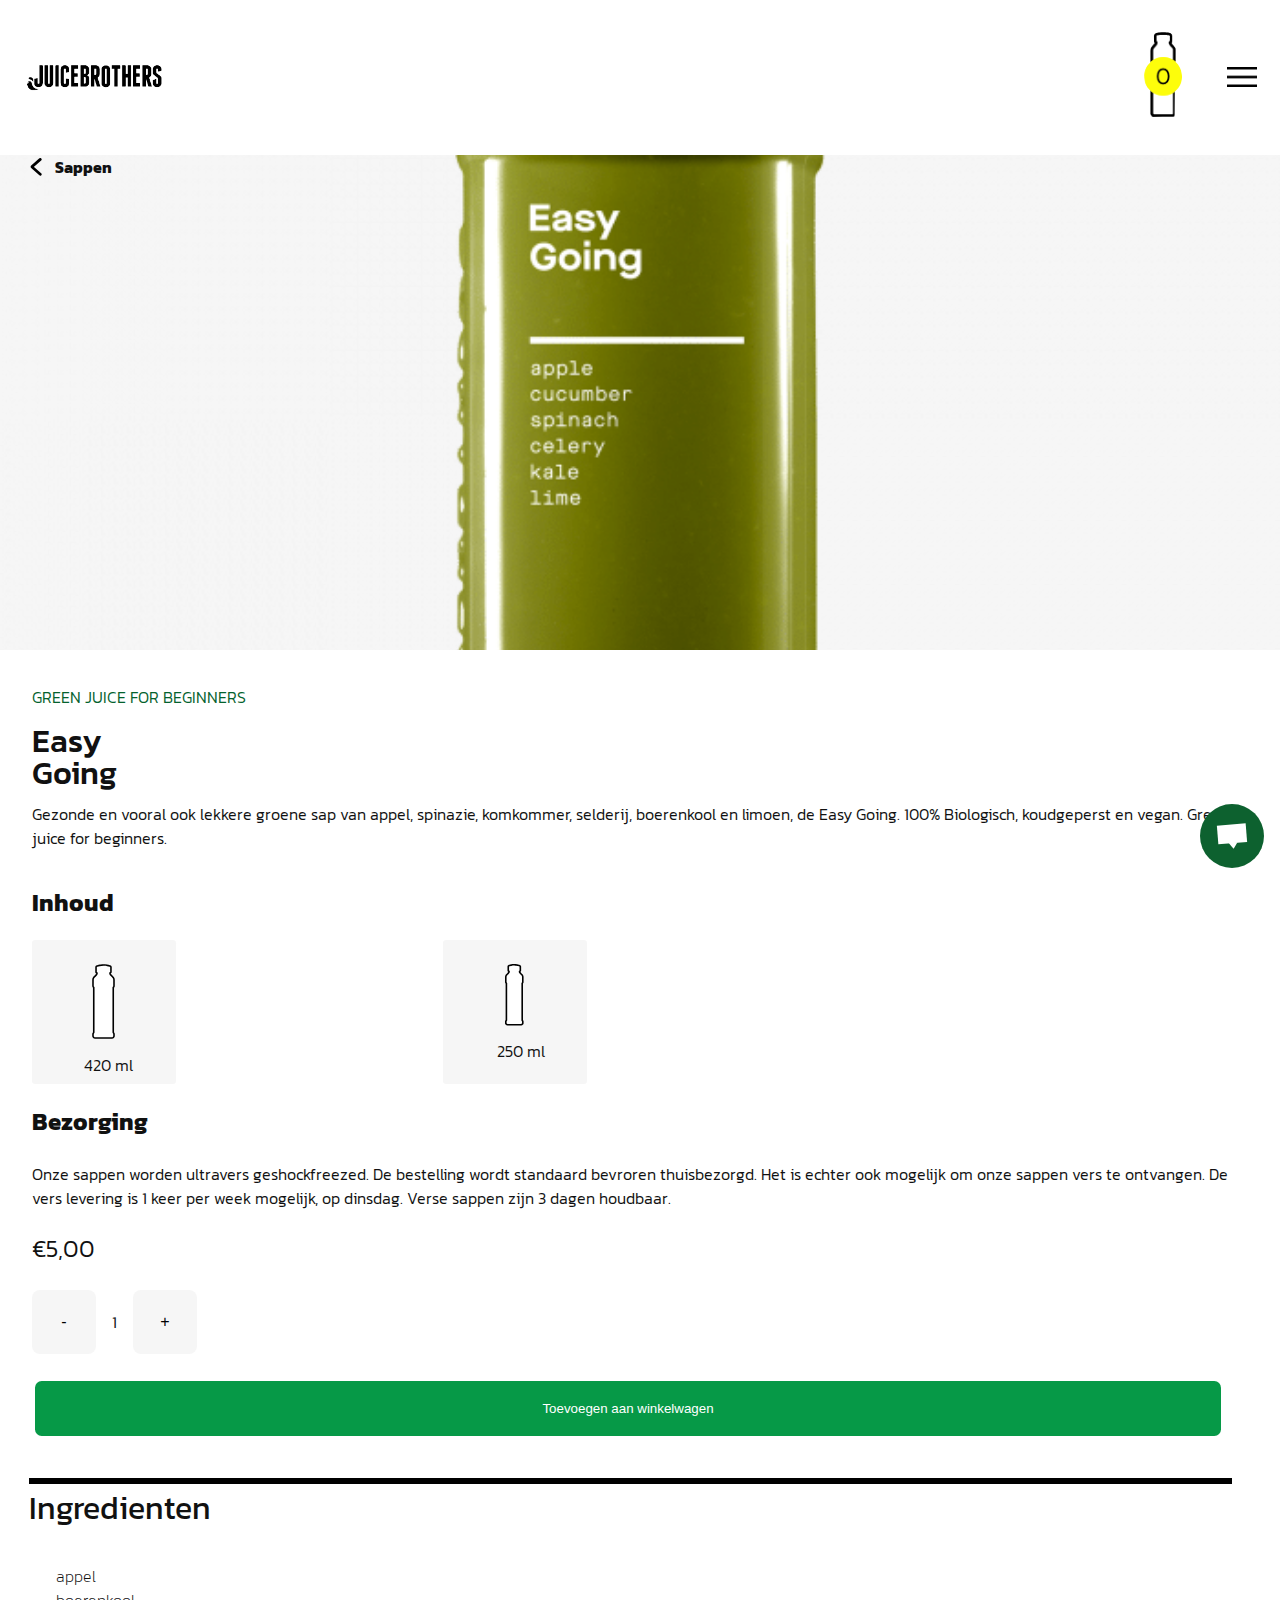
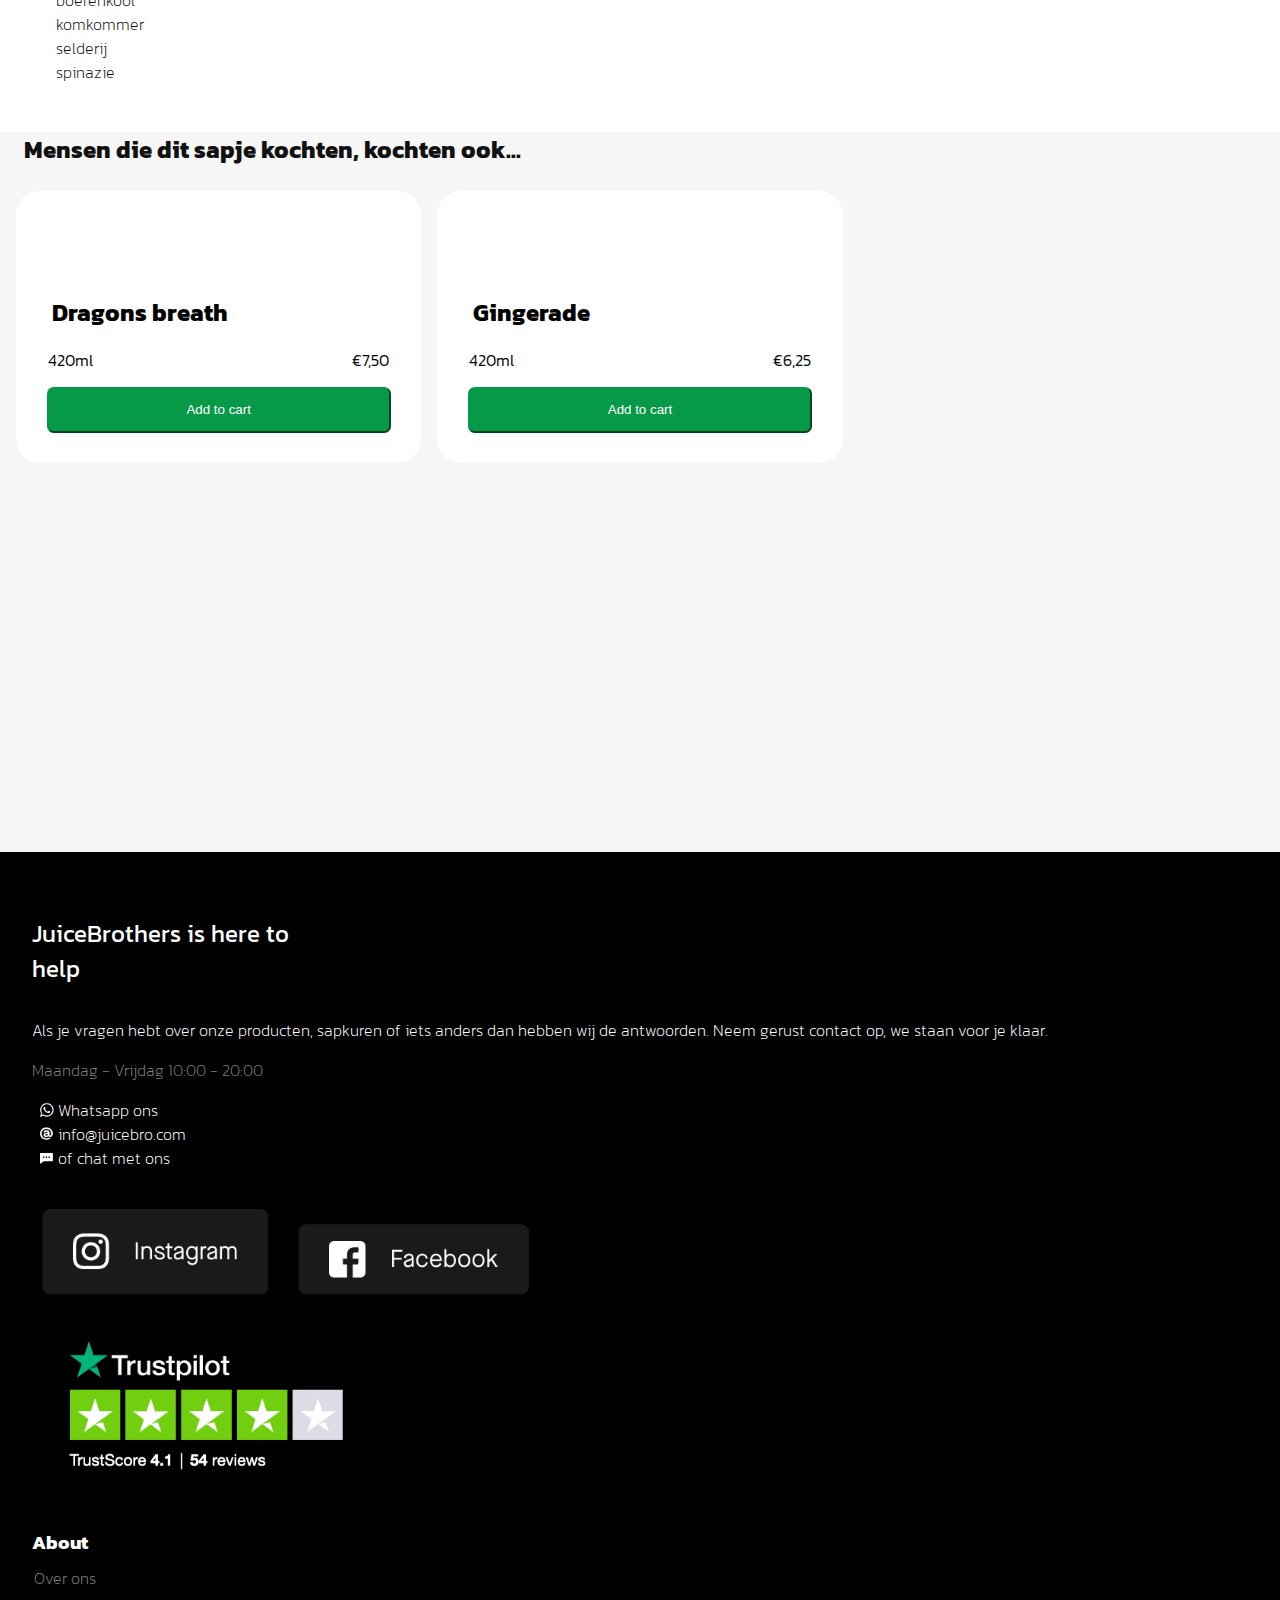
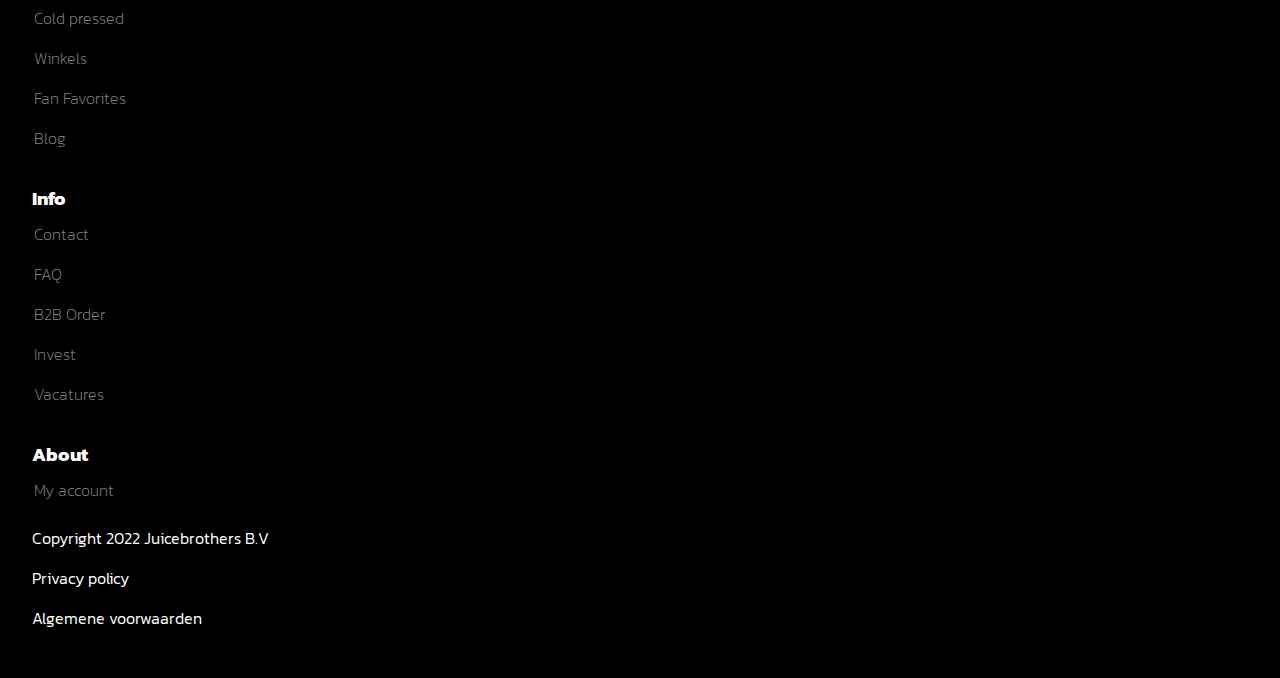
<file: productpagina.html>
<!DOCTYPE html>
<html lang="nl">

<head>
    <meta charset="UTF-8">
    <meta name="author" content="Ian Hoogenboom">
    <meta name="viewport" content="width=device-width, initial-scale=1">

    <title>Productpagina</title>

    <link href="styles/styletwo.css" rel="stylesheet">
    <link rel="icon" type="image/svg+xml" href="images/favicon.svg">
    <link rel="preconnect" href="https://fonts.googleapis.com">
    <link rel="preconnect" href="https://fonts.gstatic.com" crossorigin>
    <link href="https://fonts.googleapis.com/css2?family=Kanit:ital,wght@0,100;0,200;0,300;0,400;0,500;1,100;1,200;1,300;1,400;1,500&display=swap" rel="stylesheet">
</head>


<body>

    <header>
<h1 class="visually-hidden">Welkom op de productpagina van de juice brothers sap easy going</h1>
        <nav>

            <img src="images/juicebrotherslogor.png" alt="Het logo van het bedrijf de juicebrothers.">
            <!-- <img src="images/svg/juicebrother.svg" alt=""> -->

            <ul>
                <li>
                    <img src="images/Asset%202.svg" alt="Icoontje van het winkelwagentje">
                </li>
                <li>
                    <button>menu</button>
                </li>
            </ul>
        </nav>

    </header>

    <main>
<img class="chat" src="images/chaticon.svg" alt="">
        <section>

            <a href="index.html">Sappen</a>

        </section>

        <section>

            <h1>Easy Going</h1>

            <p>Gezonde en vooral ook lekkere groene sap van appel, spinazie, komkommer, selderij, boerenkool en limoen, de Easy Going. 100% Biologisch, koudgeperst en vegan. Green juice for beginners.</p>

            <p>Green juice for beginners</p>

            <h2>Inhoud</h2>

            <div>
                <div>
                    <img src="images/420ml.svg" alt="Afbeelding van een flesje in een formaat van 420 milliliter">
                    <p>420 ml</p>
                </div>

                <div>
                    <img src="images/250ml.svg" alt="Afbeelding van een flesje in een formaat van 250 milliliter">
                    <p>250 ml</p>
                </div>
            </div>

            <h2>Bezorging</h2>

            <p>Onze sappen worden ultravers geshockfreezed. De bestelling wordt standaard bevroren thuisbezorgd. Het is echter ook mogelijk om onze sappen vers te ontvangen. De vers levering is 1 keer per week mogelijk, op dinsdag. Verse sappen zijn 3 dagen houdbaar.</p>

            <p>€5,00</p>

            <article>
               <button>-</button>
                <h3>1</h3>
                <button>+</button>
            </article>

            <button>Toevoegen aan winkelwagen</button>

            <h4>Ingredienten</h4>

            <ul>
                <li>appel</li>
                <li>boerenkool</li>
                <li>komkommer</li>
                <li>selderij</li>
                <li>spinazie</li>
            </ul>

        </section>

        <section>
            <h2>Mensen die dit sapje kochten, kochten ook...</h2>

            <ul>
                <li>
                    <h2>Dragons breath</h2>
                    <p>420ml</p>
                    <p>€7,50</p>
                    <button>Add to cart</button>
                </li>

                <li>
                    <h2>Gingerade</h2>
                    <p>420ml</p>
                    <p>€6,25</p>
                    <button>Add to cart</button>
                </li>
            </ul>
        </section>

    </main>

    <footer>

        <h4>JuiceBrothers is here to help</h4>

        <p>Als je vragen hebt over onze producten, sapkuren of iets anders dan hebben wij de antwoorden. Neem gerust contact op, we staan voor je klaar.</p>

        <p>Maandag - Vrijdag 10:00 - 20:00</p>

        <ul>
            <li>Whatsapp ons</li>
            <li>info@juicebro.com</li>
            <li>of chat met ons</li>
        </ul>


        <img src="images/instagramfacebook.png" alt="Link naar de instagram en facebook van juicebrothers">
        <img src="images/trustpilot.png" alt="Link naar de trustpilotreviews van juicebrothers">

        <h4>About</h4>

        <ul>
            <li>Over ons</li>
            <li>Cold pressed</li>
            <li>Winkels</li>
            <li>Fan Favorites</li>
            <li>Blog</li>
        </ul>

        <h4>Info</h4>

        <ul>
            <li>Contact</li>
            <li>FAQ</li>
            <li>B2B Order</li>
            <li>Invest</li>
            <li>Vacatures</li>
        </ul>

        <h4>About</h4>
        <ul>
            <li>My account</li>
        </ul>


        <p>Copyright 2022 Juicebrothers B.V</p>
        <p>Privacy policy</p>
        <p>Algemene voorwaarden</p>

    </footer>

    <script defer src="scripts/script.js"></script>

</body>

</html>
</file>
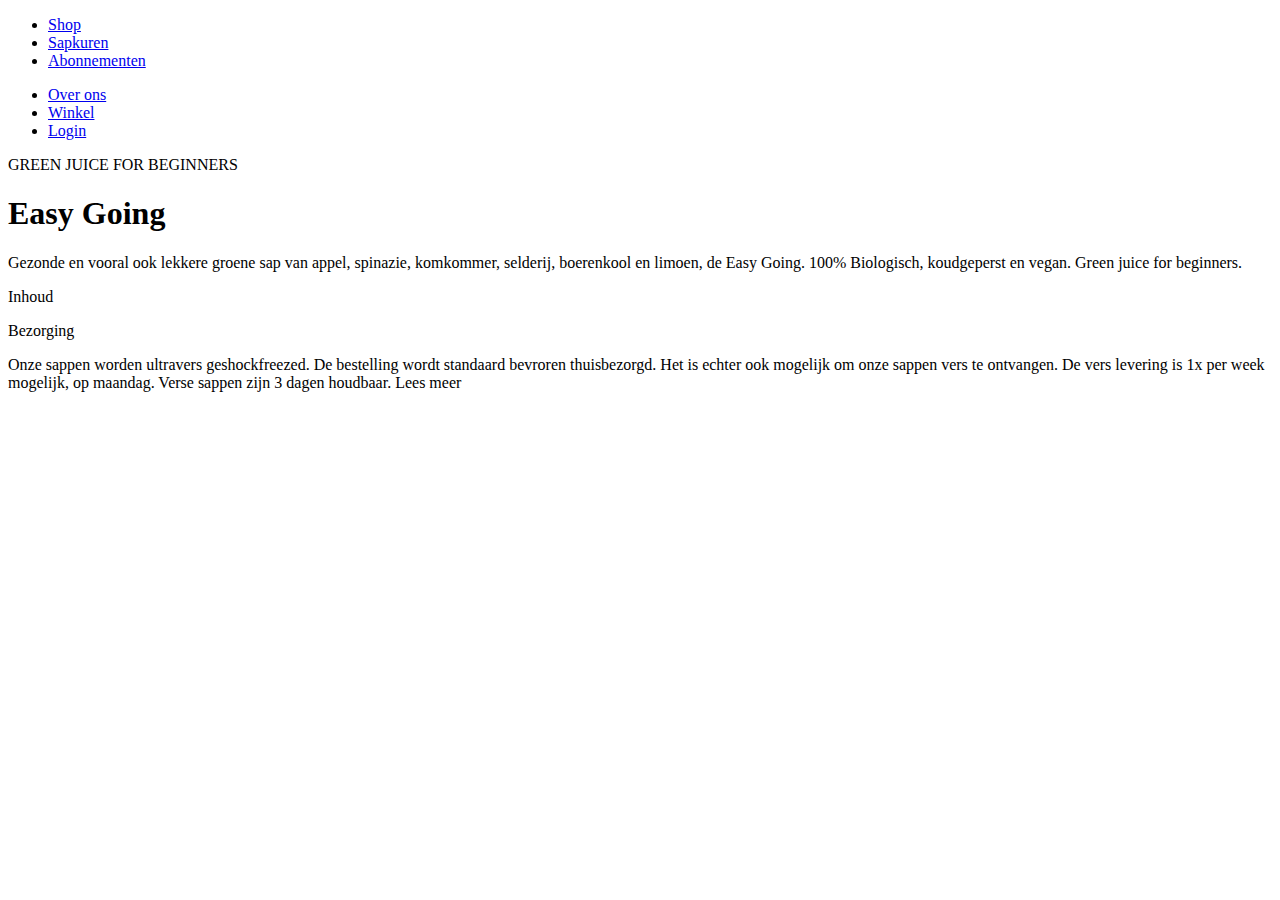
<file: basiswebsite/productpagina.html>
<!DOCTYPE html>
<html lang="nl">
<head>
    <meta charset="UTF-8">
    <title>Product pagina</title>
</head>


<body>
    <main>

        <header>

            <nav>
                <ul>
                    <li><a href="#">Shop</a></li>
                    <li><a href="#">Sapkuren</a></li>
                    <li><a href="#">Abonnementen</a></li>
                </ul>

                <ul>
                    <li><a href="#">Over ons</a></li>
                    <li><a href="#">Winkel</a></li>
                    <li><a href="#">Login</a></li>
                </ul>
            </nav>

        </header>

        <section>
            <p>GREEN JUICE FOR BEGINNERS</p>

            <h1>Easy Going</h1>

            <p>Gezonde en vooral ook lekkere groene sap van appel, spinazie, komkommer, selderij, boerenkool en limoen, de Easy Going. 100% Biologisch, koudgeperst en vegan. Green juice for beginners.</p>

            <p>Inhoud</p>

            <p>Bezorging</p>

            <p>Onze sappen worden ultravers geshockfreezed. De bestelling wordt standaard bevroren thuisbezorgd. Het is echter ook mogelijk om onze sappen vers te ontvangen. De vers levering is 1x per week mogelijk, op maandag. Verse sappen zijn 3 dagen houdbaar. Lees meer</p>




        </section>

    </main>

</body></html>
</file>
<file: styles/styletwo.css>
/**************/
/* CSS REMEDY */
/**************/
*,
*::after,
*::before {
    box-sizing: border-box;
}

button,
summary {
    cursor: pointer;
}

/*********************/
/* CUSTOM PROPERTIES */
/*********************/
:root {

    /*    texts*/
    --color-text: #111;
    --color-text-black: #000000;
    --color-text-white: #FFFFFF;
    --color-text-yellow: #fdfd09;
    --color-text-green: #04622d;
    --color-text-orange: #fb7128;
    --color-text-grey: #808080;


    /*    backgrounds*/
    --color-background: #FFFFFF;
    --color-backgroundlightgrey: #F6F6F6;
    --color-background-sapkuur: #B8E2F2;
    --color-background-shockfreeze: #fdfd09;
    --color-background-shockfreezeblack: #000000;
    --color-background-abonnementen: #fb7128;
    --color-background-zoalsgezien: #e2b1a5;
    --color-background-fanfavoriteseva: #e2b1a5;
    --color-background-fanfavoritesvivian: #fb7128;
    --color-background-fanfavoritesjune: #b8e1f2;
    --color-background-footer: #000000;


    /*    buttons*/
    --color-buttonblack: #111;
    --color-buttonblack-text: #FFFFFF;

    --color-buttonwhite: #FFFFFF;
    --color-buttonwhite-text: #111;

    --color-buttongreen: #02401d;
    --color-buttongreen-text: #FFFFFF;

    --color-MenuButton: #ffffff00;

    --color-inputbutton-text: #525050;
    --accent-color: black;
}


@media (prefers-color-scheme:dark) {
    :root {
        --color-background:#333;
        --color-text:white;
        --color-backgroundlightgrey:grey;
        --color-text-green:#20ee7b;
        --accent-color: white;
        --color-text-black: black;
    }
    #5f5f5f
    img {
        filter:brightness(.75);
    }
}

body {
/*
    background-color:var(--bg);
    color:var(--clr);
*/
}

section:nth-of-type(2) p:nth-of-type(2) {
    text-transform: uppercase;
    order:-1;
    color: var(--color-text-green);
}

section:nth-of-type(3) li h2 {
    color: var(--color-text-black);
}

section:nth-of-type(3) li p {
    color: var(--color-text-black);
}


/*bron sanne: https://codepen.io/shooft/pen/oNdoPGr*/





/****************/
/****STYLING****/
/****************/

body {
    margin: 0;
    color: var(--color-text);
    background-color: var(--color-background);
    font-family: 'Kanit', sans-serif;
    font-weight: 300;

}

/****************/
 /****HEADER****/
/****************/

.visually-hidden {
  clip: rect(0 0 0 0);
  clip-path: inset(50%);
  height: 1px;
  overflow: hidden;
  position: absolute;
  white-space: nowrap;
  width: 1px;
}

header {
    margin: 0;
    background-color: var(--color-background);
    padding: 1em;
    background-size: cover;
    background-repeat: no-repeat;
}

header nav ul{
    display: flex;
    justify-content: space-between;
    width: 10em;
}

header nav ul li:nth-of-type(1) img{
    width: 2.4em;
}

header img{
    object-fit: contain;
}

header img:first-of-type {
    width: 10em;
    z-index: 2;
}

/*
header img:nth-of-type(2) {
    width: 2.4em;
    margin-right: -5em;
}
*/

header button {
    position: relative;
    z-index: 100;
}

header nav:nth-of-type(1){
    display: flex;
    justify-content: space-between;
    width: 100%;
}

header nav:nth-of-type(2) {
    position: fixed;
    inset: 0;
    background-color: var(--color-background);
    transform: translateX(-100%);
    transition: 1s;
}

header nav.open {
    transform: translateX(0%);

}

header ul {
    display: flex;
    justify-content: space-between;
    list-style-type: none;
    display: flex;
    align-items: center;

}

header li {
    color: var(--color-text);
    justify-content: space-between;
}

header button {
    height: 2.75rem;
    aspect-ratio: 1/1;
    padding: 0;
    text-indent: 100%;

    white-space: nowrap;
    overflow: hidden;

    /*    BRON https://stackoverflow.com/questions/471510/hide-text-using-css*/

    background-color: var(--color-MenuButton);
    border: none;
    font-family: inherit;
    font-size: 1em;
    background-image: url("../images/menu_FILL0_wght400_GRAD0_opsz48.png");
    background-size: 90%;
    background-position: center;
    background-repeat: no-repeat;

    /*    BRON VAN SANNE*/
}

header button.open {
    background-image: url("https://assets.codepen.io/274456/ui-icon-cross.svg");
    /*    lukt me niet om plaatje te veranderen*/

}




/****************/
/****SECTION 1***/
/****************/

section:first-of-type {
    background-color: var(--color-backgroundlightgrey);
    background-image: url("../images/JB-Easy-Going-700x700.png");
    background-size: 100%;
    background-position: center;
    background-repeat: no-repeat;
    height: 55vh;
}

section:first-of-type a {
    margin:1em;
    text-decoration: none;
    font-weight: bold;
    color: var(--color-text);


}

section:first-of-type a::before {
    content:"hello";
    color:transparent;
    background-image: url(../images/backbutton.svg);
    background-size: 30%;
    background-position: center;
    background-repeat: no-repeat;
}



/****************/
/****SECTION 2***/
/****************/

section:nth-of-type(2) {
    display: flex;
    flex-direction: column;
    margin:2em;
}

section:nth-of-type(2) h1 {
    margin:0;
    margin-bottom: .3em;
    max-width: 2em;
    line-height: 1em;
    font-size: 2em;
    font-weight: 500;
}

section:nth-of-type(2) p:first-of-type {

}

section:nth-of-type(2) p:nth-of-type(2) {
    text-transform: uppercase;
    order:-1;
    color: var(--color-text-green);
}


section:nth-of-type(2) div:first-of-type {
    display: grid;
    grid-template-columns: 1fr 1fr 1fr;
    grid-gap: 1em;
}

section:nth-of-type(2) div:nth-of-type(2) {
    display: grid;
    grid-template-columns: 1fr 1fr 1fr;
    grid-gap: 1em;
}

section:nth-of-type(2) div:first-of-type div {
    width: 9em;
    height: 9em;
    border-radius: .2em;
    background-color: var(--color-backgroundlightgrey);
    grid-gap:.1em;
    padding: 1em;
}

section:nth-of-type(2) div:first-of-type div:hover {
    width: 9em;
    height: 9em;
    border-radius: .1em;
    background-color: yellow;
    transition: .4s;
    font-weight: 500;
}

section:nth-of-type(2) img {
    grid-column-start: 2;
    grid-row-start: 1;
    margin: .5em;
}

section:nth-of-type(2) p {
    grid-column-start: 2;
    grid-column-end: 4;
    grid-row-start: 2;
    margin-top: .2em;
}

section:nth-of-type(2) p:nth-of-type(4) {
    font-size: 1.5em;
}

section:nth-of-type(2) article {
    display: flex;
    justify-content: flex-start;
    align-items: center;
}

section:nth-of-type(2) h3 {
    margin: 0 1em;
    font-size:1em;
    font-weight: 300;
}

section:nth-of-type(2) article button {
    padding: 0;
    margin:0;
    width: 4em;
    height: 4em;
    border-style:none;
    border-radius: .5em;
    font-size: 1em;
    background-color: var(--color-backgroundlightgrey);
    color:black;
}

section:nth-of-type(2) article button:hover {
    background-color: darkgrey;
    color:white;
    transition: .3s;
    border-radius: .2em;
}

section:nth-of-type(2) article button:active {
    color: white;
    background-color: black;
}

section:nth-of-type(2) button {
    color: var(--color-buttongreen-text);
    background-color: #069947;
    border-radius: .5em;
    border-style:none;
    margin: 2em;
    margin-left: .2em;
    padding: 1.5em 3em;
}

/* groene button 'start sapkuur' STATES, groen-oranje-groen(var lukt hier niet?)*/

        section:nth-of-type(2) button:hover {
            color:white;
            background-color: darkgreen;
            font-weight: 500;
            transition: .2s;
        }

        section:nth-of-type(2) button:focus {
            color:var(--color-text-white);
            background-color: orange;
        }

        section:nth-of-type(2) button:active {
            color: white;
            background-color: #069947;
        }


section:nth-of-type(2) h4 {
    margin:.5em;
    margin-left: -.1em;
    font-size:2em;
    font-weight: 400;
    border-top: .2em solid black;
}

section:nth-of-type(2) ul {
    margin-left: -1em;
    list-style: none;
    font-weight:200;
}


/*********************/
/******SECTION 3******/
/*********************/

section:nth-of-type(3) {
    background-color: var(--color-backgroundlightgrey);
    height: 80vh;
}

section:nth-of-type(3) h2 {
    margin:1em;
}


section:nth-of-type(3) ul {
    margin: 1em;
    padding: 0;
    position: relative;
    list-style: none;
    display: grid;
    /*    grid-template-columns: repeat(auto-fit, minmax(min(14em, 100%), 1fr));*/
    grid-template-columns: 1fr 1fr 1fr;
    gap: 1em;
    overflow-x: auto;


}

/* EERSTE LI*/

section:nth-of-type(3) li {
    /*        aspect-ratio:3/2;*/
    padding: 1.5em;
    padding-top: 6em;
    background-color: white;
    border-radius: 1.5em;
    display: grid;
    grid-template-columns: auto max-content;
    grid-template-rows: min-content 1fr min-content;
    row-gap: 0;
}

section:nth-of-type(3) li h2 {
    margin: .5em;
    line-height: 1.2em;
    grid-column-start: 1;
    grid-row-start: 1;
}

section:nth-of-type(3) li p:first-of-type {
    margin: .5em;
    grid-column-start: 1;
    grid-row-start: 2;
    justify-self: start;
}

section:nth-of-type(3) li p:nth-of-type(2) {
    margin: .5em;
    grid-column-start: 2;
    grid-row-start: 2;
    justify-self: end;
}

section:nth-of-type(3) button {
    margin: .5em;
    padding: 1em;
    border-radius: .5em;
    grid-column: -1/1;
    grid-row-start: 3;
    color: var(--color-buttongreen-text);
    background-color: #069947;
    border-color: #069947;
    appearance: none;
}

/* groene button 'add to cart' STATES, groen-oranje-groen*/

        section:nth-of-type(3) button:hover {
            color:white;
            background-color: darkgreen;
            font-weight: 500;
            transition: .2s;
        }

        section:nth-of-type(3) button:focus {
            color:var(--color-text-white);
            background-color: orange;
        }

        section:nth-of-type(3) button:active {
            color: white;
            background-color: #069947;
        }


section:nth-of-type(3) img:first-of-type {
    position: absolute;
    max-height: 13em;
    top: -7em;
    left: 4.3em;
}

.chat {
    max-width: 4em;
    position: fixed;
    bottom: 2em;
    right: 1em;
    z-index: 600;
    border-color: transparent;
}


/*********************/
/****** Footer ******/
/*********************/

footer {
    color: var(--color-buttonblack-text);
    background-color: var(--color-background-footer);
    padding: 2em;

}

footer h4:first-of-type {
    color: var(--color-text-white);
    font-size: 1.5em;
    font-weight: 400;
    display: flex;
    justify-content: center;
    max-width: 11em;

}

footer h4:not(:first-of-type) {
    color: var(--color-textwhite);
    font-size: 1.2em;
    display: flex;
    justify-content: flex-start;

}

footer p:first-of-type {
    font-weight: 200;
}

footer p:nth-of-type(2) {
    color: var(--color-text-grey);
    font-weight: 200;
}

footer ul:not(:first-of-type) {
    list-style: none;
    margin-left: -2.4em;
    margin-top: -1.5em;
}

footer ul:not(:first-of-type) li {
    color: var(--color-text-grey);
    font-weight: 200;
    line-height: 2.5em;
}

footer img:first-of-type {
    display: flex;
    max-width: 100%;
}

footer img:nth-of-type(2) {
    display: flex;
    max-width: 100%;
}

footer p:hover {
    color:white;
    transition: .4s;
}
footer ul li:hover {
    color:white;
    transition: .4s;
}




/****contact ****/

footer ul:first-of-type {
    list-style: none;
    margin-left: -2.4em;
}

footer ul:first-of-type li {
    padding-left: 1.5em;
    font-weight: 200;
}

footer ul:first-of-type li:first-of-type {
    background-image: url("../images/whapp.png");
    background-size: 1.5em auto;
    background-repeat: no-repeat;
    background-position: left center;
}

footer ul:first-of-type li:nth-of-type(2) {
    background-image: url("../images/apenstaart.png");
    background-size: 1.5em auto;
    background-repeat: no-repeat;
    background-position: left center;
}

footer ul:first-of-type li:nth-of-type(3) {
    background-image: url("../images/chatwolk.png");
    background-size: 1.5em auto;
    background-repeat: no-repeat;
    background-position: left center;
}

/*****/

/*********************/
/****** STATES ******/
/*********************/




 h1 {
  text-decoration:none;
  transition:.5s;
}

 h1:is(:hover, :focus-visible) {
  box-shadow:0 .25em 0 var(--accent-color);
}



 section:nth-of-type(4) h3:first-of-type {
  text-decoration:none;
  transition:.5s;
}

section:nth-of-type(4)  h3:first-of-type:is(:hover, :focus-visible) {
  box-shadow:0 .25em 0 var(--accent-color);
}

section:nth-of-type(4) div:nth-of-type(2) h3 {
  text-decoration:none;
  transition:.5s;
}

section:nth-of-type(4) div:nth-of-type(2) h3:is(:hover, :focus-visible) {
  box-shadow:0 .25em 0 yellow;
}

section:nth-of-type(5) h2 {
  text-decoration:none;
  transition:.5s;
}

section:nth-of-type(5) h2:is(:hover, :focus-visible) {
  box-shadow:0 .25em 0 white;
}

 footer h4 {
  text-decoration:none;
  transition:.5s;
}

footer h4:is(:hover, :focus-visible) {
  box-shadow:0 .25em 0 white;
}
</file>
